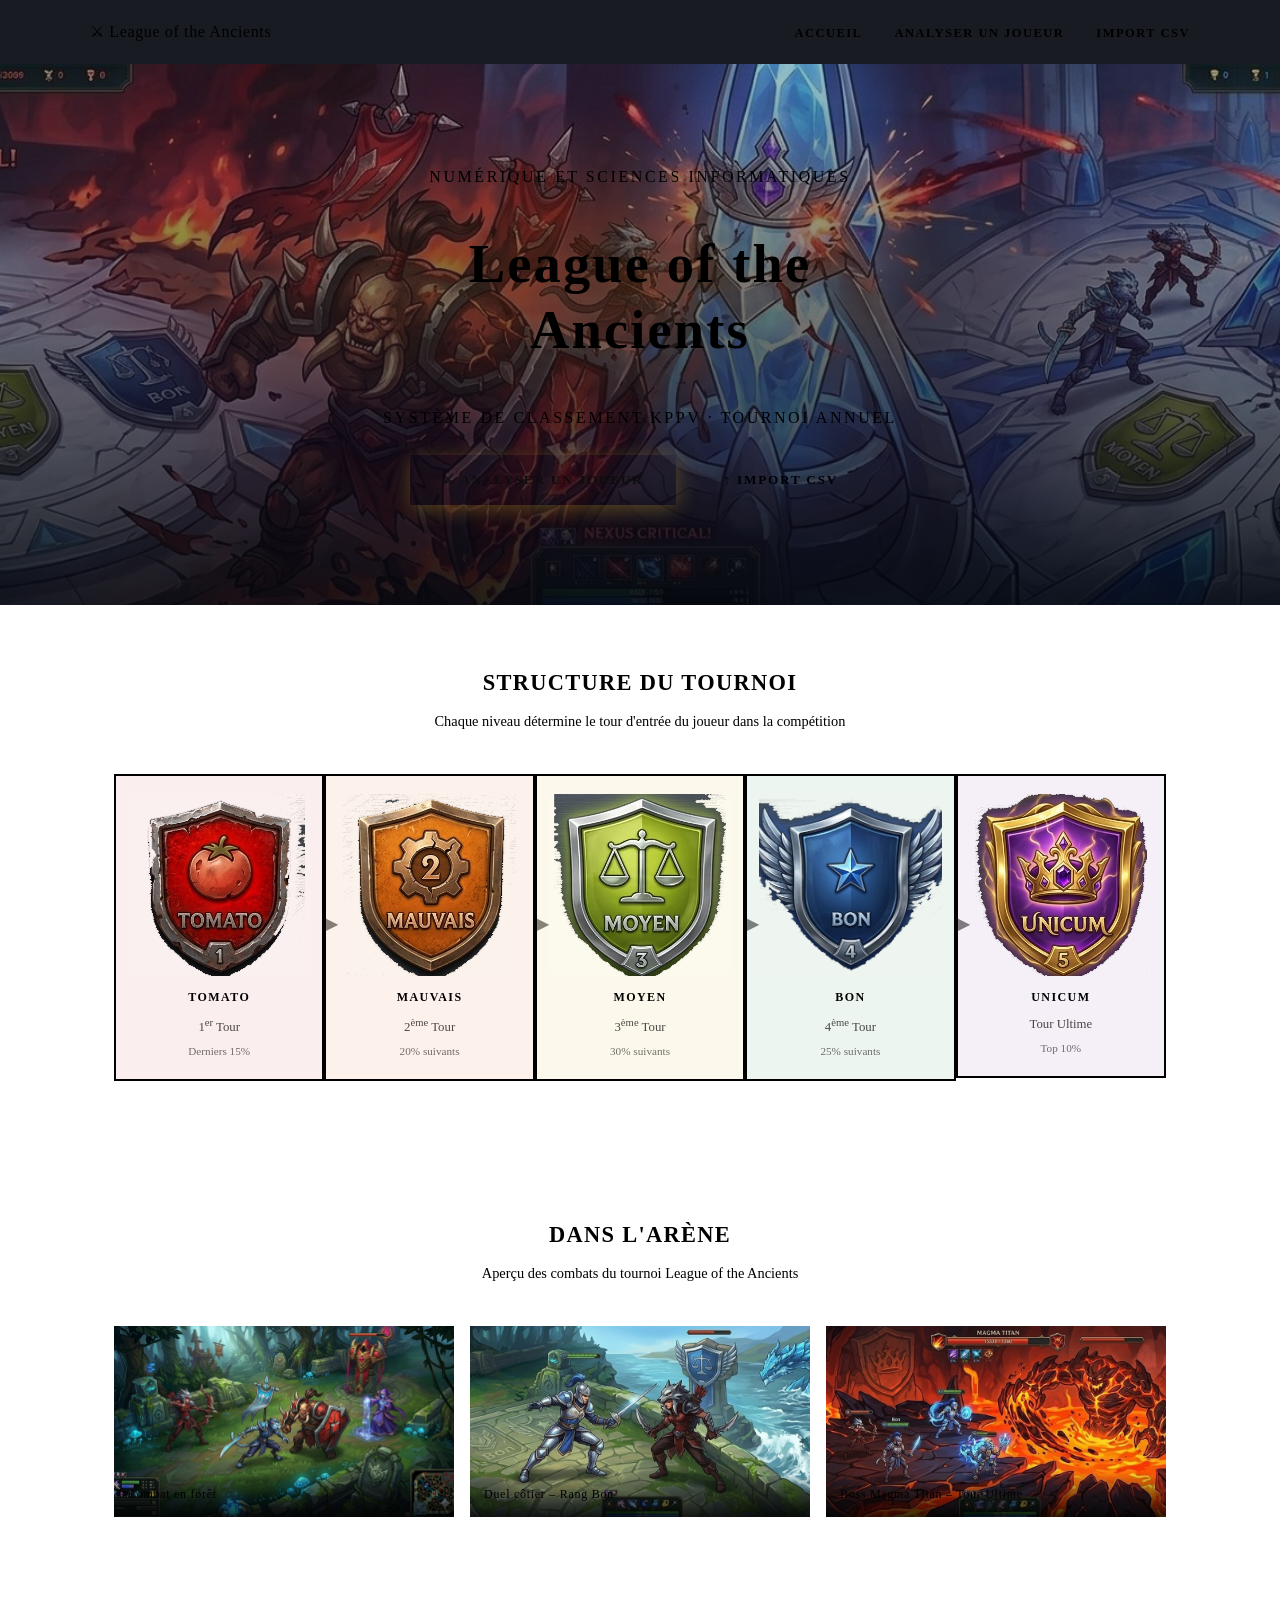
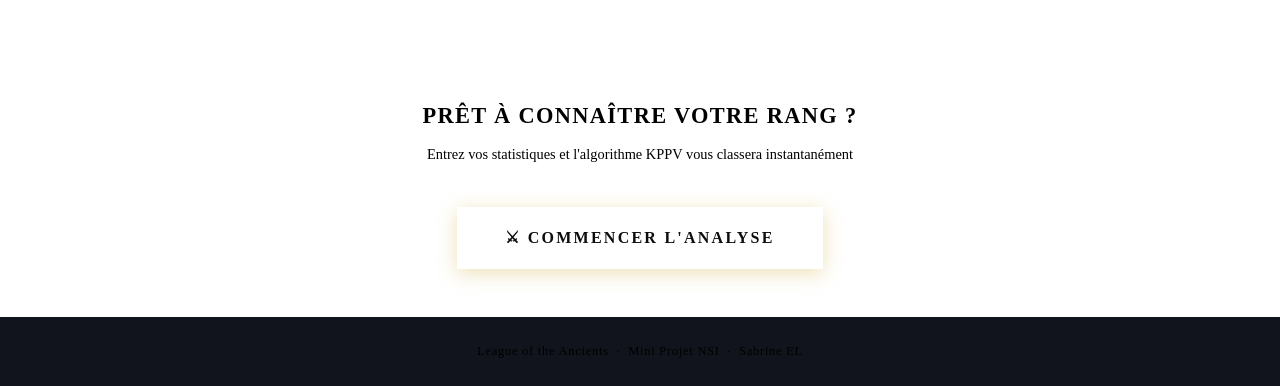
<file: lota-site/index.html>
<!DOCTYPE html>
<html lang="fr">
<head>
  <meta charset="UTF-8">
  <meta name="viewport" content="width=device-width, initial-scale=1.0">
  <title>Accueil – League of the Ancients</title>
  <link rel="stylesheet" href="css/style.css">
  
</head>
<body>
<div class="page-wrapper">
  <nav class="navbar">
    <div class="navbar-inner">
      <a class="navbar-brand animate-glow" href="index.html">⚔ League of the Ancients</a>
      <ul class="navbar-links">
        <li><a href="index.html">Accueil</a></li>
        <li><a href="formulaire.html">Analyser un joueur</a></li>
        <li><a href="upload.html">Import CSV</a></li>
      </ul>
      <button class="nav-toggle" aria-label="Menu"><span></span><span></span><span></span></button>
    </div>
  </nav>
  <div class="container mt-24" id="flash" hidden><ul class="flash-list"><li class="flash-msg error" id="flash-msg"></li></ul></div>
  <main>

<section class="hero">
  <div class="hero-bg hero-bg--home"></div>
  <div class="hero-bg-fallback"></div>
  <div class="hero-content">
    <div class="hero-sub">Numérique et Sciences Informatiques</div>
    <div class="hero-divider"></div>
    <h1 class="hero-title">League of the<br>Ancients</h1>
    <div class="hero-divider"></div>
    <p class="hero-sub hero-sub--mt">Système de classement KPPV · Tournoi annuel</p>
    <div class="hero-cta">
      <a href="formulaire.html" class="btn btn-primary">⚔ Analyser un joueur</a>
      <a href="upload.html"     class="btn btn-secondary">↑ Import CSV</a>
    </div>
  </div>
</section>

<section class="bracket-section">
  <div class="container">
    <h2 class="section-heading">Structure du tournoi</h2>
    <p class="section-sub">Chaque niveau détermine le tour d'entrée du joueur dans la compétition</p>

    <div class="bracket-track">

      <div class="bracket-step animate-fade-up">
        <div class="bracket-node step-tomato">
          <div class="bracket-img-slot">
            <img src="images/tomato.png" alt="Tomato">
          </div>
          <div class="bracket-label bracket-label--tomato">Tomato</div>
          <div class="bracket-tour">1<sup>er</sup> Tour</div>
          <div class="bracket-pct">Derniers 15%</div>
        </div>
      </div>

      <div class="bracket-step animate-fade-up">
        <div class="bracket-node step-mauvais">
          <div class="bracket-img-slot">
            <img src="images/mauvais.png" alt="Mauvais">
          </div>
          <div class="bracket-label bracket-label--mauvais">Mauvais</div>
          <div class="bracket-tour">2<sup>ème</sup> Tour</div>
          <div class="bracket-pct">20% suivants</div>
        </div>
      </div>

      <div class="bracket-step animate-fade-up">
        <div class="bracket-node step-moyen">
          <div class="bracket-img-slot">
            <img src="images/moyen.png" alt="Moyen">
          </div>
          <div class="bracket-label bracket-label--moyen">Moyen</div>
          <div class="bracket-tour">3<sup>ème</sup> Tour</div>
          <div class="bracket-pct">30% suivants</div>
        </div>
      </div>

      <div class="bracket-step animate-fade-up">
        <div class="bracket-node step-bon">
          <div class="bracket-img-slot">
            <img src="images/bon.png" alt="Bon">
          </div>
          <div class="bracket-label bracket-label--bon">Bon</div>
          <div class="bracket-tour">4<sup>ème</sup> Tour</div>
          <div class="bracket-pct">25% suivants</div>
        </div>
      </div>

      <div class="bracket-step animate-fade-up">
        <div class="bracket-node step-unicum">
          <div class="bracket-img-slot">
            <img src="images/unicum.png" alt="Unicum">
          </div>
          <div class="bracket-label bracket-label--unicum">Unicum</div>
          <div class="bracket-tour">Tour Ultime</div>
          <div class="bracket-pct">Top 10%</div>
        </div>
      </div>

    </div>
  </div>
</section>

<section class="gallery-section">
  <div class="container">
    <h2 class="section-heading">Dans l'arène</h2>
    <p class="section-sub">Aperçu des combats du tournoi League of the Ancients</p>
    <div class="gallery-grid">
      <div class="gallery-item">
        <img src="images/game1.jpg" alt="Combat en forêt">
        <div class="gallery-caption">Combat en forêt</div>
      </div>
      <div class="gallery-item">
        <img src="images/game2.jpg" alt="Duel côtier">
        <div class="gallery-caption">Duel côtier – Rang Bon</div>
      </div>
      <div class="gallery-item">
        <img src="images/game3.jpg" alt="Magma Titan">
        <div class="gallery-caption">Boss Magma Titan – Tour Ultime</div>
      </div>
    </div>
  </div>
</section>

<section class="cta-section">
  <div class="container">
    <div class="divider"></div>
    <h2 class="section-heading section-heading--mt">Prêt à connaître votre rang ?</h2>
    <p class="section-sub">Entrez vos statistiques et l'algorithme KPPV vous classera instantanément</p>
    <a href="formulaire.html" class="btn btn-primary btn-lg">
      ⚔ Commencer l'analyse
    </a>
  </div>
</section>

</main>
  <footer><span>League of the Ancients</span> &nbsp;·&nbsp; Mini Projet NSI &nbsp;·&nbsp; Sabrine EL</footer>
</div>
<script src="js/main.js"></script>


</body>
</html>
</file>
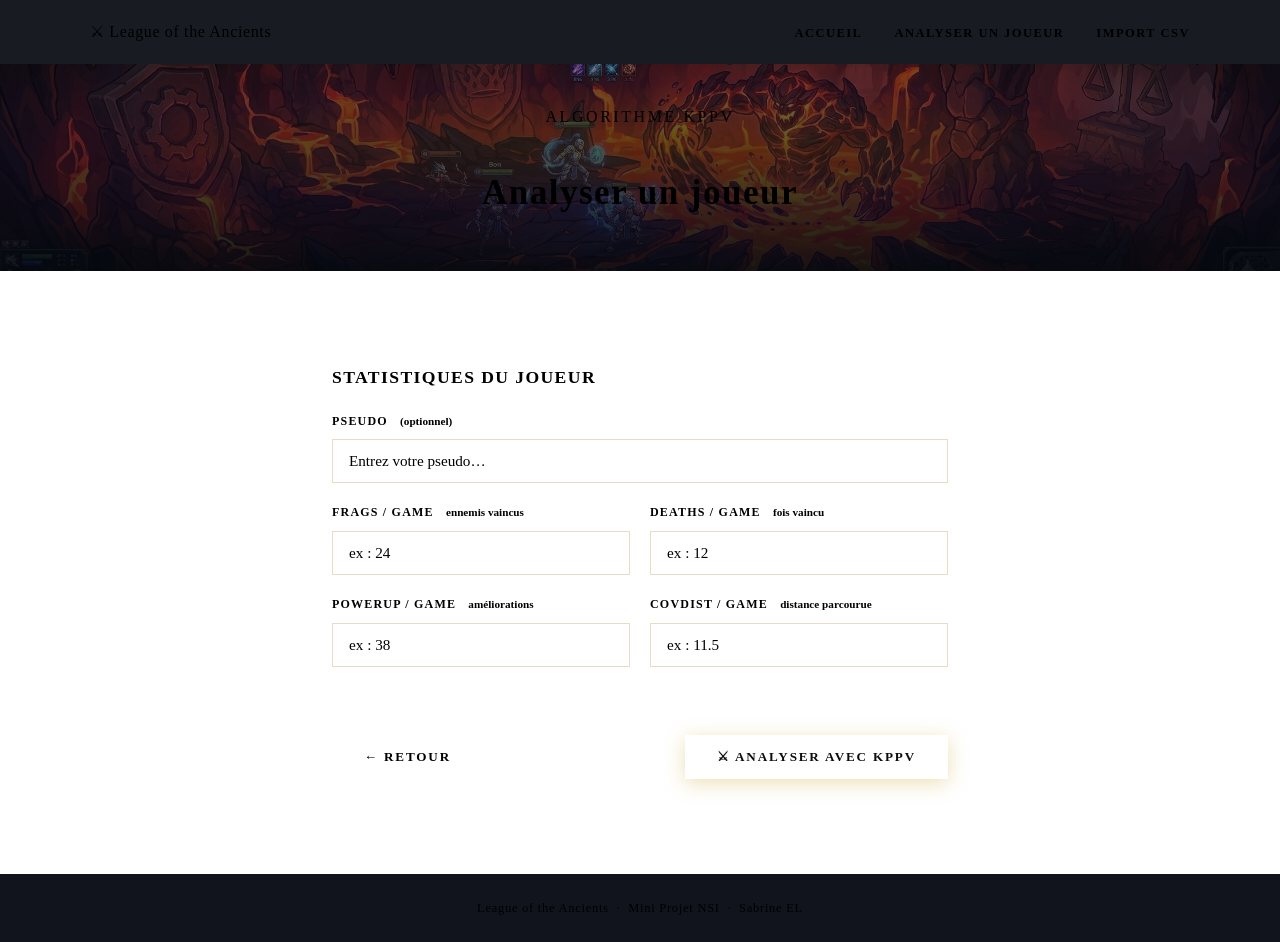
<file: lota-site/formulaire.html>
<!DOCTYPE html>
<html lang="fr">
<head>
  <meta charset="UTF-8">
  <meta name="viewport" content="width=device-width, initial-scale=1.0">
  <title>Analyser un joueur – League of the Ancients</title>
  <link rel="stylesheet" href="css/style.css">
  
</head>
<body>
<div class="page-wrapper">
  <nav class="navbar">
    <div class="navbar-inner">
      <a class="navbar-brand animate-glow" href="index.html">⚔ League of the Ancients</a>
      <ul class="navbar-links">
        <li><a href="index.html">Accueil</a></li>
        <li><a href="formulaire.html">Analyser un joueur</a></li>
        <li><a href="upload.html">Import CSV</a></li>
      </ul>
      <button class="nav-toggle" aria-label="Menu"><span></span><span></span><span></span></button>
    </div>
  </nav>
  <div class="container mt-24" id="flash" hidden><ul class="flash-list"><li class="flash-msg error" id="flash-msg"></li></ul></div>
  <main>

<section class="hero hero--sm">
  <div class="hero-bg hero-bg--formulaire"></div>
  <div class="hero-bg-fallback"></div>
  <div class="hero-content">
    <div class="hero-sub">Algorithme KPPV</div>
    <div class="hero-divider"></div>
    <h1 class="hero-title hero-title--sm">Analyser un joueur</h1>
  </div>
</section>

<section class="form-section">
  <div class="container">
    <div class="form-wrapper">

      <div class="card animate-fade-up">
        <div class="card-title">Statistiques du joueur</div>

        <form action="resultat.html" method="GET">
          <div class="form-grid">

            <div class="form-group full">
              <label for="pseudo">Pseudo <span class="label-hint">(optionnel)</span></label>
              <input type="text" id="pseudo" name="pseudo"
                     placeholder="Entrez votre pseudo…" maxlength="40">
            </div>

            <div class="form-group">
              <label for="frags">Frags / game <span class="label-hint">ennemis vaincus</span></label>
              <input type="number" id="frags" name="frags"
                     placeholder="ex : 24" step="0.1" min="0" max="99" required>
            </div>

            <div class="form-group">
              <label for="death">Deaths / game <span class="label-hint">fois vaincu</span></label>
              <input type="number" id="death" name="death"
                     placeholder="ex : 12" step="0.1" min="0" max="99" required>
            </div>

            <div class="form-group">
              <label for="powerup">PowerUp / game <span class="label-hint">améliorations</span></label>
              <input type="number" id="powerup" name="powerup"
                     placeholder="ex : 38" step="0.1" min="0" max="200" required>
            </div>

            <div class="form-group">
              <label for="covdist">CovDist / game <span class="label-hint">distance parcourue</span></label>
              <input type="number" id="covdist" name="covdist"
                     placeholder="ex : 11.5" step="0.1" min="0" max="50" required>
            </div>

          </div>

          <div class="divider"></div>

          <div class="flex flex-between flex-wrap gap-16">
            <a href="index.html" class="btn btn-secondary">← Retour</a>
            <button type="submit" class="btn btn-primary">⚔ Analyser avec KPPV</button>
          </div>

        </form>
      </div>

    </div>
  </div>
</section>

</main>
  <footer><span>League of the Ancients</span> &nbsp;·&nbsp; Mini Projet NSI &nbsp;·&nbsp; Sabrine EL</footer>
</div>
<script src="js/main.js"></script>


</body>
</html>
</file>
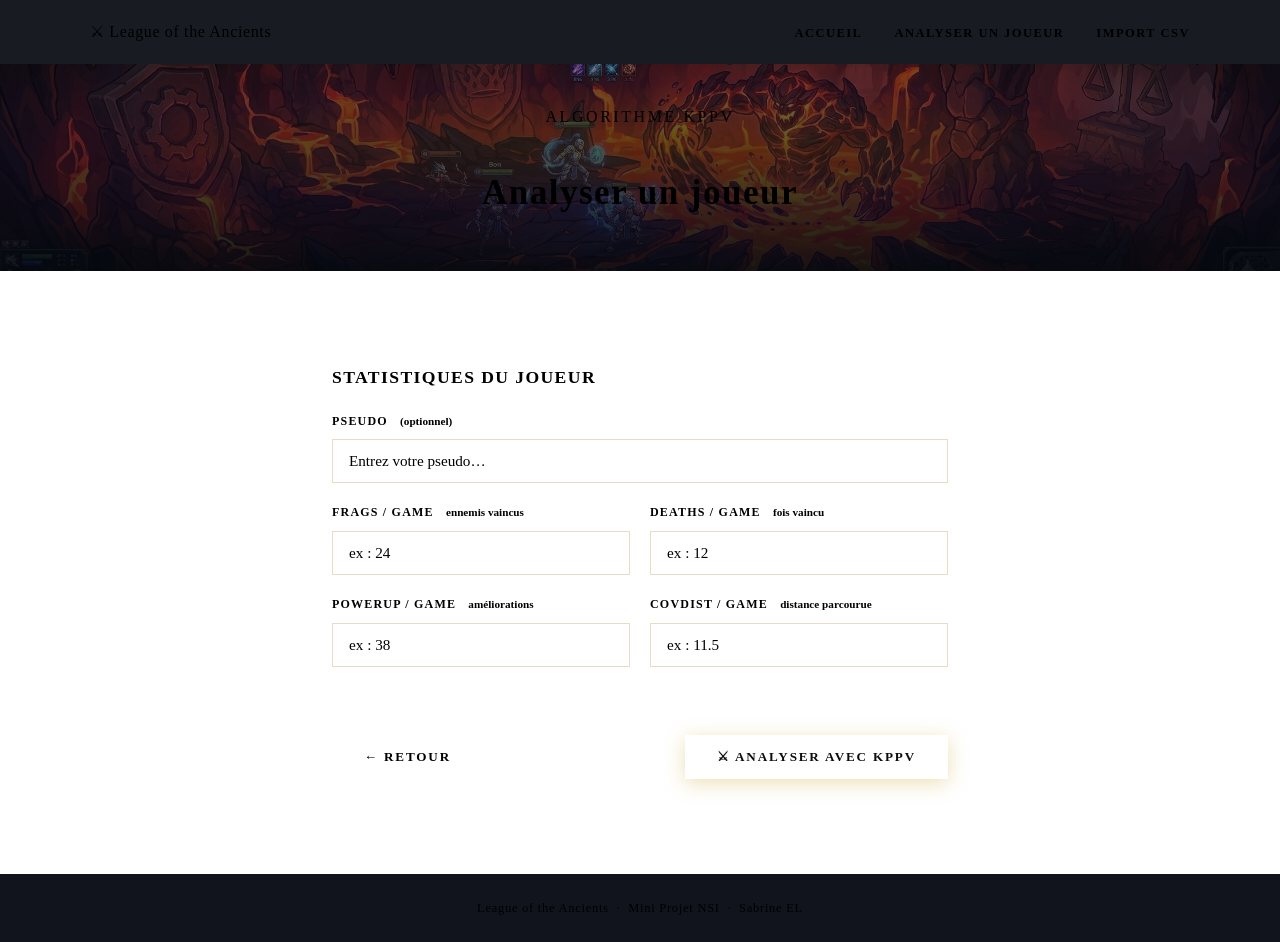
<file: lota-site/resultat.html>
<!DOCTYPE html>
<html lang="fr">
<head>
  <meta charset="UTF-8">
  <meta name="viewport" content="width=device-width, initial-scale=1.0">
  <title>Résultat – League of the Ancients</title>
  <link rel="stylesheet" href="css/style.css">
  <style>:root{--accent-color:#c9a84c;--accent-glow:#c9a84c55;}</style>
</head>
<body>
<div class="page-wrapper">
  <nav class="navbar">
    <div class="navbar-inner">
      <a class="navbar-brand animate-glow" href="index.html">⚔ League of the Ancients</a>
      <ul class="navbar-links">
        <li><a href="index.html">Accueil</a></li>
        <li><a href="formulaire.html">Analyser un joueur</a></li>
        <li><a href="upload.html">Import CSV</a></li>
      </ul>
      <button class="nav-toggle" aria-label="Menu"><span></span><span></span><span></span></button>
    </div>
  </nav>
  <div class="container mt-24" id="flash" hidden><ul class="flash-list"><li class="flash-msg error" id="flash-msg"></li></ul></div>
  <main>

<section class="hero hero--sm">
  <div class="hero-bg hero-bg--resultat"></div>
  <div class="hero-bg-fallback hero-bg-fallback--accent"></div>
  <div class="hero-content">
    <div class="hero-sub">Résultat de l'analyse KPPV</div>
    <div class="hero-divider"></div>
    <h1 class="hero-title hero-title--sm hero-title--accent">
      <span id="r-pseudo"></span>
    </h1>
  </div>
</section>

<section class="result-section">
  <div class="container result-container">

    <div class="result-hero animate-fade-up">
      <div class="result-pseudo">Classification KPPV (k=7)</div>
      <img id="r-img" alt="" class="result-img">
      <div class="result-categorie" id="r-cat"></div>
      <div class="result-tour">Entrée au <strong id="r-tour"></strong></div>

      <div class="tour-pills" id="r-pills"></div>
    </div>

    <div class="stats-grid animate-fade-up" style="animation-delay:.15s">
      <div class="stat-box">
        <div class="stat-val stat-val--accent"><span id="s-frags"></span></div>
        <div class="stat-lbl">Frags / game</div>
      </div>
      <div class="stat-box">
        <div class="stat-val stat-val--accent"><span id="s-death"></span></div>
        <div class="stat-lbl">Deaths / game</div>
      </div>
      <div class="stat-box">
        <div class="stat-val stat-val--accent"><span id="s-powerup"></span></div>
        <div class="stat-lbl">PowerUp / game</div>
      </div>
      <div class="stat-box">
        <div class="stat-val stat-val--accent"><span id="s-covdist"></span></div>
        <div class="stat-lbl">CovDist / game</div>
      </div>
    </div>

    <div class="result-actions animate-fade-up" style="animation-delay:.3s">
      <a href="formulaire.html" class="btn btn-secondary">← Nouvelle analyse</a>
      <a href="index.html" class="btn btn-secondary">🏠 Accueil</a>
    </div>

  </div>
</section>

</main>
  <footer><span>League of the Ancients</span> &nbsp;·&nbsp; Mini Projet NSI &nbsp;·&nbsp; Sabrine EL</footer>
</div>
<script src="js/main.js"></script>
<script src='js/data.js'></script><script src='js/kppv.js'></script>
<script>
(function(){
  const q = new URLSearchParams(location.search);
  const p = { pseudo: (q.get('pseudo')||'').trim() || 'Joueur Anonyme' };
  for (const f of FEATURES) p[f] = parseFloat(q.get(f));
  if (FEATURES.some(f => isNaN(p[f]))) { location.replace('formulaire.html'); return; }
  const r = kppv(p, 7), col = COLOR_MAP[r.categorie];
  document.title = 'Résultat – ' + p.pseudo + ' – League of the Ancients';
  document.documentElement.style.setProperty('--accent-color', col);
  document.documentElement.style.setProperty('--accent-glow', col + '55');
  document.getElementById('r-pseudo').textContent = p.pseudo;
  const img = document.getElementById('r-img'); img.src = 'images/' + r.categorie.toLowerCase() + '.png'; img.alt = r.categorie;
  document.getElementById('r-cat').textContent = r.categorie;
  document.getElementById('r-tour').textContent = r.tour;
  FEATURES.forEach(f => document.getElementById('s-' + f).textContent = p[f]);
  document.getElementById('r-pills').innerHTML = Object.keys(TOUR_MAP).map(c => {
    const on = c === r.categorie, v = 'var(--' + c.toLowerCase() + ')';
    return `<div class="tour-pill tour-pill--${c.toLowerCase()} ${on?'tour-pill--active':''}" style="border-color:${v};color:${v};${on?`background:${v}33;box-shadow:0 0 12px ${v}55;`:''}">${c}${on?'<br><span class="tour-pill-you">◀ vous</span>':''}</div>`;
  }).join('');
})();
</script>
</body>
</html>
</file>
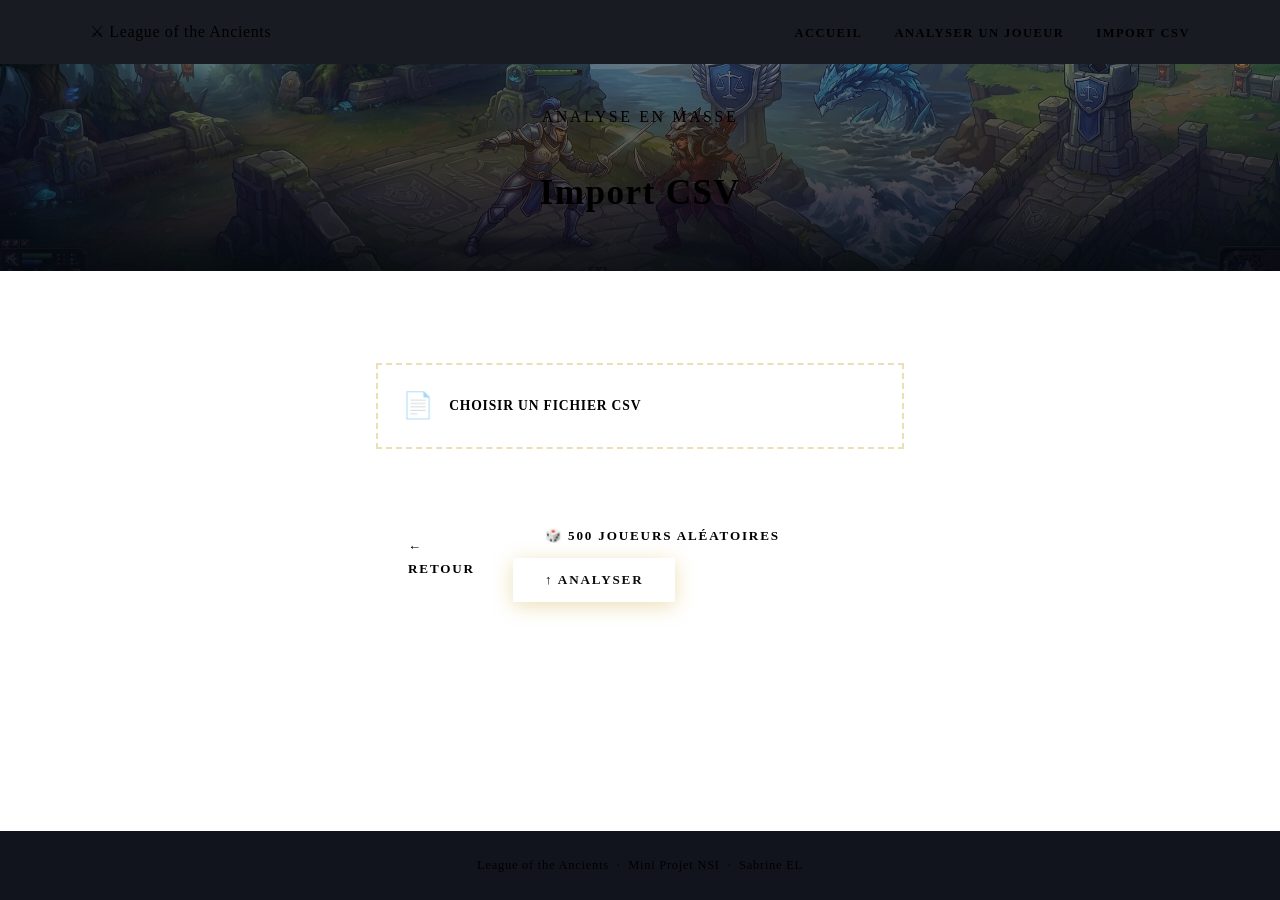
<file: lota-site/resultats.html>
<!DOCTYPE html>
<html lang="fr">
<head>
  <meta charset="UTF-8">
  <meta name="viewport" content="width=device-width, initial-scale=1.0">
  <title>Résultats CSV – League of the Ancients</title>
  <link rel="stylesheet" href="css/style.css">
  
</head>
<body>
<div class="page-wrapper">
  <nav class="navbar">
    <div class="navbar-inner">
      <a class="navbar-brand animate-glow" href="index.html">⚔ League of the Ancients</a>
      <ul class="navbar-links">
        <li><a href="index.html">Accueil</a></li>
        <li><a href="formulaire.html">Analyser un joueur</a></li>
        <li><a href="upload.html">Import CSV</a></li>
      </ul>
      <button class="nav-toggle" aria-label="Menu"><span></span><span></span><span></span></button>
    </div>
  </nav>
  <div class="container mt-24" id="flash" hidden><ul class="flash-list"><li class="flash-msg error" id="flash-msg"></li></ul></div>
  <main>

<section class="hero hero--sm">
  <div class="hero-bg hero-bg--results"></div>
  <div class="hero-bg-fallback"></div>
  <div class="hero-content">
    <div class="hero-sub">Analyse terminée</div>
    <div class="hero-divider"></div>
    <h1 class="hero-title hero-title--sm">
      <span id="total">0</span>
    </h1>
  </div>
</section>

<section class="results-section">
  <div class="container">

        <div class="tour-bar animate-fade-up" id="tour-bar"></div>

    <div class="flex flex-between flex-wrap gap-16 mb-24 animate-fade-up" style="animation-delay:.1s">
      <a href="#" class="btn btn-primary btn-sm dl-csv">
        ↓ Télécharger le CSV résultat
      </a>
      <div class="search-wrap">
        <input type="text" id="table-search" placeholder="Rechercher un pseudo…" class="search-input">
        <span class="search-icon">🔍</span>
      </div>
    </div>

    <div class="card animate-fade-up card--flush" style="animation-delay:.2s">
      <div class="results-table-wrap">
        <table class="results-table">
          <thead>
            <tr>
              <th>#</th><th>Pseudo</th><th>Frags</th><th>Deaths</th>
              <th>PowerUp</th><th>CovDist</th><th>Niveau</th><th>Tour d'entrée</th>
            </tr>
          </thead>
          <tbody id="tbody"></tbody>
        </table>
      </div>
    </div>

    <div class="flex flex-between flex-wrap gap-16 mt-24">
      <a href="upload.html" class="btn btn-secondary">← Nouveau fichier</a>
      <a href="#" class="btn btn-primary dl-csv">↓ Télécharger les résultats CSV</a>
    </div>

  </div>
</section>

</main>
  <footer><span>League of the Ancients</span> &nbsp;·&nbsp; Mini Projet NSI &nbsp;·&nbsp; Sabrine EL</footer>
</div>
<script src="js/main.js"></script>
<script src='js/data.js'></script><script src='js/kppv.js'></script>
<script>
(function(){
  let results = [];
  try { results = JSON.parse(sessionStorage.getItem('lota-results') || '[]'); } catch(e){}
  if (!results.length) { location.replace('upload.html'); return; }
  const n = results.length;
  document.getElementById('total').textContent = n + ' participant' + (n>1?'s':'') + ' classé' + (n>1?'s':'');
  const counts = {}; results.forEach(r => counts[r.niveau] = (counts[r.niveau]||0)+1);
  document.getElementById('tour-bar').innerHTML = Object.keys(TOUR_MAP).map(c =>
    `<div class="tour-bar-item tour-bar-item--${c.toLowerCase()}" style="color:var(--${c.toLowerCase()})">
      <img src="images/${c.toLowerCase()}.png" alt="${c}" class="tour-bar-img">
      <div class="tour-bar-count">${counts[c]||0}</div><div class="tour-bar-cat">${c}</div><div class="tour-bar-name">${TOUR_MAP[c]}</div></div>`).join('');
  document.getElementById('tbody').innerHTML = results.map((r,i) =>
    `<tr><td class="td-index">${i+1}</td><td class="td-pseudo">${esc(r.pseudo)}</td><td>${r.frags}</td><td>${r.death}</td><td>${r.powerup}</td><td>${r.covdist}</td>
     <td><span class="badge badge-${r.niveau}">${r.niveau}</span></td><td class="td-tour" style="color:${r.color}">${r.tour}</td></tr>`).join('');
  document.querySelectorAll('.dl-csv').forEach(a => a.addEventListener('click', e => {
    e.preventDefault();
    const url = URL.createObjectURL(new Blob([resultsToCSV(results)], {type:'text/csv;charset=utf-8'}));
    const l = document.createElement('a'); l.href = url; l.download = 'resultats_lota.csv'; l.click(); URL.revokeObjectURL(url);
  }));
  const s = document.getElementById('table-search');
  s.addEventListener('input', () => { const q = s.value.toLowerCase();
    document.querySelectorAll('#tbody tr').forEach(r => r.style.display = r.textContent.toLowerCase().includes(q) ? '' : 'none'); });
})();
</script>
</body>
</html>
</file>
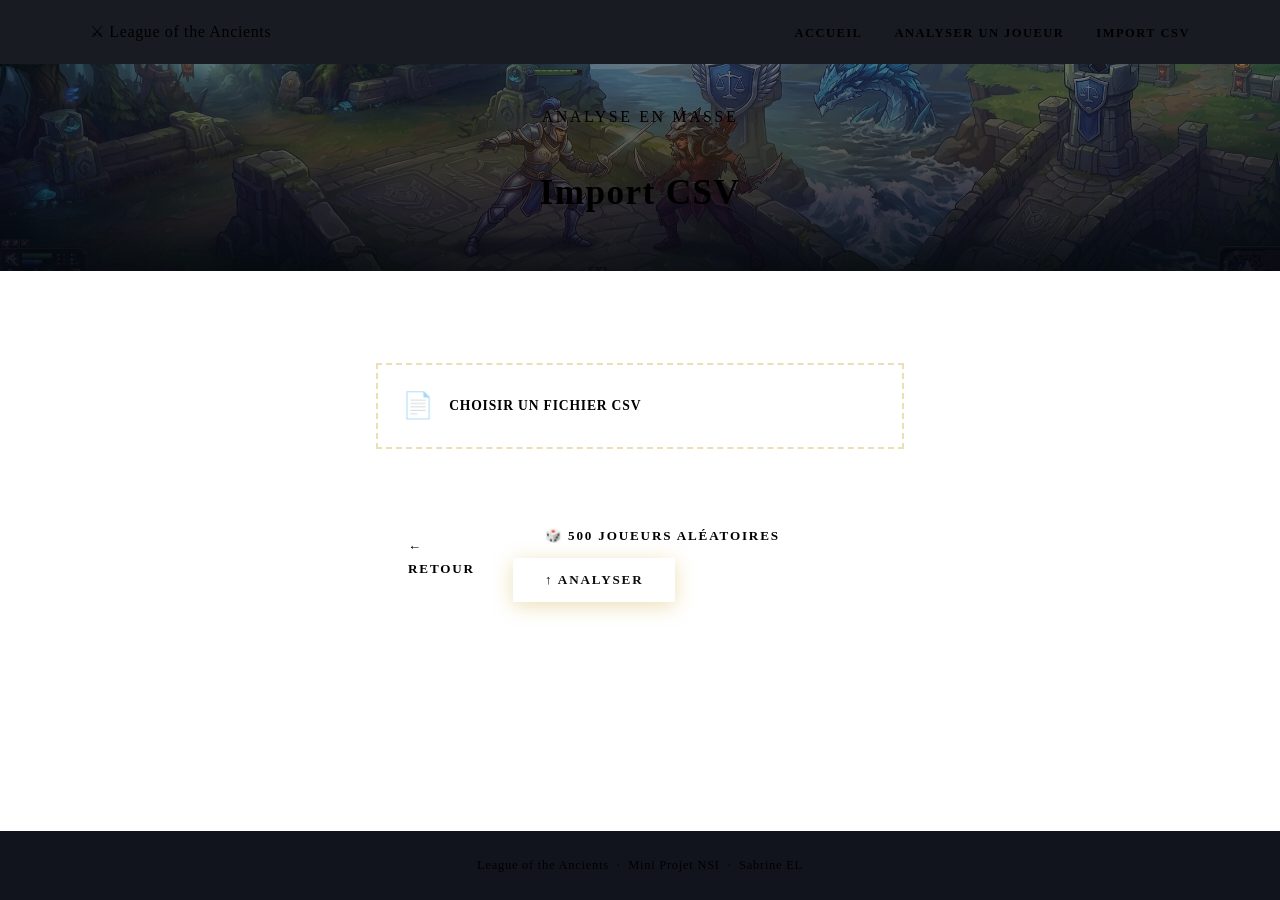
<file: lota-site/upload.html>
<!DOCTYPE html>
<html lang="fr">
<head>
  <meta charset="UTF-8">
  <meta name="viewport" content="width=device-width, initial-scale=1.0">
  <title>Import CSV – League of the Ancients</title>
  <link rel="stylesheet" href="css/style.css">
  
</head>
<body>
<div class="page-wrapper">
  <nav class="navbar">
    <div class="navbar-inner">
      <a class="navbar-brand animate-glow" href="index.html">⚔ League of the Ancients</a>
      <ul class="navbar-links">
        <li><a href="index.html">Accueil</a></li>
        <li><a href="formulaire.html">Analyser un joueur</a></li>
        <li><a href="upload.html">Import CSV</a></li>
      </ul>
      <button class="nav-toggle" aria-label="Menu"><span></span><span></span><span></span></button>
    </div>
  </nav>
  <div class="container mt-24" id="flash" hidden><ul class="flash-list"><li class="flash-msg error" id="flash-msg"></li></ul></div>
  <main>

<section class="hero hero--sm">
  <div class="hero-bg hero-bg--upload"></div>
  <div class="hero-bg-fallback"></div>
  <div class="hero-content">
    <div class="hero-sub">Analyse en masse</div>
    <div class="hero-divider"></div>
    <h1 class="hero-title hero-title--sm">Import CSV</h1>
  </div>
</section>

<section class="upload-section">
  <div class="container upload-container">
    <div class="card animate-fade-up">

      <form id="upload-form">
        <div class="upload-zone" id="upload-zone">
          <input type="file" id="csv_file" name="csv_file" accept=".csv">
          <label for="csv_file" class="upload-label">
            <span class="upload-icon">📄</span>
            <span id="upload-filename">Choisir un fichier CSV</span>
          </label>
        </div>
      </form>

      <div class="divider"></div>

      <div class="flex flex-between flex-wrap gap-16">
        <a href="index.html" class="btn btn-secondary">← Retour</a>
        <div class="flex gap-16 flex-wrap">
          <button type="button" id="gen-btn" class="btn btn-secondary">🎲 500 joueurs aléatoires</button>
          <button type="submit" form="upload-form" class="btn btn-primary">↑ Analyser</button>
        </div>
      </div>

    </div>
  </div>
</section>



</main>
  <footer><span>League of the Ancients</span> &nbsp;·&nbsp; Mini Projet NSI &nbsp;·&nbsp; Sabrine EL</footer>
</div>
<script src="js/main.js"></script>
<script src='js/data.js'></script><script src='js/kppv.js'></script>

<script>
  const zone  = document.getElementById('upload-zone');
  const input = document.getElementById('csv_file');
  const label = document.getElementById('upload-filename');

  input.addEventListener('change', () => {
    label.textContent = input.files[0]?.name || 'Choisir un fichier CSV';
  });
  zone.addEventListener('dragover',  e => { e.preventDefault(); zone.classList.add('drag-over'); });
  zone.addEventListener('dragleave', () => zone.classList.remove('drag-over'));
  zone.addEventListener('drop', e => {
    e.preventDefault();
    zone.classList.remove('drag-over');
    if (e.dataTransfer.files[0]) {
      const dt = new DataTransfer();
      dt.items.add(e.dataTransfer.files[0]);
      input.files = dt.files;
      label.textContent = e.dataTransfer.files[0].name;
    }
  });

  function flash(m){const f=document.getElementById('flash');document.getElementById('flash-msg').textContent=m;f.hidden=false;}
  function go(results){sessionStorage.setItem('lota-results',JSON.stringify(results));location.href='resultats.html';}
  document.getElementById('upload-form').addEventListener('submit', async e => {
    e.preventDefault();
    const f = input.files[0];
    if (!f) return flash('Aucun fichier sélectionné.');
    try { go(classifyBatch(parseParticipants(await f.text()))); }
    catch (err) { flash('Erreur lors de la lecture du fichier : ' + err.message); }
  });
  document.getElementById('gen-btn').addEventListener('click', () => go(classifyBatch(generateTournament(500))));
</script>

</body>
</html>
</file>
<file: lota-site/css/style.css>
/* ═══════════════════════════════════════════════════════════════
   League of the Ancients  –  style.css
   Dark Tournament Fantasy Theme
   ═══════════════════════════════════════════════════════════════ */

@import url('https://fonts.googleapis.com/css2?family=Cinzel+Decorative:wght@700;900&family=Cinzel:wght@400;600;700&family=Raleway:wght@300;400;500;600&display=swap');900&family=Cinzel:wght@400;600;700&family=Raleway:wght@300;400;500;600&display=swap');

/* ── Variables ────────────────────────────────────────────────── */
:root {
  --bg-dark:      #050810;
  --bg-card:      #0d1120;
  --border:       rgba(180,140,60,0.35);
  --gold:         #c9a227;
  --gold-light:   #f0d060;
  --gold-glow:    rgba(201,162,39,0.6);
  --text:         #d4cfc5;
  --text-dim:     #7a7570;
  --tomato:       #c0392b;
  --mauvais:      #d35400;
  --moyen:        #d4ac0d;
  --bon:          #1e8449;
  --unicum:       #7d3c98;
  --white:        #f0ece4;
  --font-title:   'Cinzel Decorative', serif;
  --font-heading: 'Cinzel', serif;
  --font-body:    'Raleway', sans-serif;
  --radius:       6px;
  --shadow:       0 8px 32px rgba(0,0,0,0.6);
}

/* ── Reset ────────────────────────────────────────────────────── */
*, *::before, *::after { box-sizing: border-box; margin: 0; padding: 0; }
html { scroll-behavior: smooth; }

body {
  background-color: var(--bg-dark);
  color: var(--text);
  font-family: var(--font-body);
  font-weight: 400;
  line-height: 1.65;
  min-height: 100vh;
  overflow-x: hidden;
}

/* Stars background */
body::before {
  content: '';
  position: fixed;
  inset: 0;
  background-image:
    radial-gradient(1px 1px at 10% 20%, rgba(255,255,255,0.3) 0%, transparent 100%),
    radial-gradient(1px 1px at 30% 60%, rgba(255,255,255,0.2) 0%, transparent 100%),
    radial-gradient(1px 1px at 55% 15%, rgba(255,255,255,0.25) 0%, transparent 100%),
    radial-gradient(1px 1px at 80% 75%, rgba(255,255,255,0.2) 0%, transparent 100%),
    radial-gradient(1px 1px at 90% 30%, rgba(255,255,255,0.3) 0%, transparent 100%),
    radial-gradient(1px 1px at 15% 85%, rgba(255,255,255,0.15) 0%, transparent 100%),
    radial-gradient(1px 1px at 65% 90%, rgba(255,255,255,0.2) 0%, transparent 100%);
  pointer-events: none;
  z-index: 0;
}

/* ── Layout ───────────────────────────────────────────────────── */
.page-wrapper {
  position: relative;
  z-index: 1;
  min-height: 100vh;
  display: flex;
  flex-direction: column;
}
main { flex: 1; }
.container {
  width: 100%;
  max-width: 1100px;
  margin: 0 auto;
  padding: 0 24px;
}

/* ── Navigation ───────────────────────────────────────────────── */
.navbar {
  position: sticky;
  top: 0;
  z-index: 100;
  background: rgba(5,8,16,0.92);
  border-bottom: 1px solid var(--border);
  backdrop-filter: blur(12px);
  padding: 0 32px;
}
.navbar-inner {
  max-width: 1100px;
  margin: 0 auto;
  display: flex;
  align-items: center;
  justify-content: space-between;
  height: 64px;
}
.navbar-brand {
  font-family: var(--font-title);
  font-size: 1rem;
  color: var(--gold);
  text-decoration: none;
  letter-spacing: 0.04em;
  text-shadow: 0 0 14px var(--gold-glow);
  white-space: nowrap;
}
.navbar-links {
  display: flex;
  gap: 32px;
  list-style: none;
}
.navbar-links a {
  font-family: var(--font-heading);
  font-size: 0.78rem;
  font-weight: 600;
  color: var(--text-dim);
  text-decoration: none;
  letter-spacing: 0.12em;
  text-transform: uppercase;
  transition: color 0.2s, text-shadow 0.2s;
}
.navbar-links a:hover,
.navbar-links a.active {
  color: var(--gold-light);
  text-shadow: 0 0 10px var(--gold-glow);
}

/* Hamburger */
.nav-toggle { display: none; background: none; border: none; cursor: pointer; }
.nav-toggle span {
  display: block; width: 24px; height: 2px;
  background: var(--gold); margin: 5px 0;
  transition: 0.3s;
}

/* ── Hero / Banner ────────────────────────────────────────────── */
.hero {
  position: relative;
  min-height: 500px;
  display: flex;
  align-items: center;
  justify-content: center;
  text-align: center;
  overflow: hidden;
  padding: 100px 24px;
}
.hero-bg {
  position: absolute;
  inset: 0;
}
.hero-bg-fallback {
  position: absolute;
  inset: 0;
  background: radial-gradient(ellipse 80% 60% at 50% 40%,
    rgba(120,80,20,0.25) 0%,
    rgba(60,20,80,0.15) 50%,
    transparent 100%);
}
.hero-content { position: relative; z-index: 2; }
.hero-title {
  font-family: var(--font-title);
  font-size: clamp(1.8rem, 5vw, 3.4rem);
  color: var(--gold-light);
  text-shadow: 0 0 30px var(--gold-glow), 0 4px 16px rgba(0,0,0,0.8);
  letter-spacing: 0.04em;
  margin-bottom: 16px;
  line-height: 1.2;
}
.hero-sub {
  font-family: var(--font-heading);
  font-size: 1rem;
  color: var(--text);
  letter-spacing: 0.16em;
  text-transform: uppercase;
  opacity: 0.8;
}
.hero-divider {
  width: 120px;
  height: 2px;
  background: linear-gradient(90deg, transparent, var(--gold), transparent);
  margin: 20px auto;
}

/* ── Cards ────────────────────────────────────────────────────── */
.card {
  background: var(--bg-card);
  border: 1px solid var(--border);
  border-radius: var(--radius);
  padding: 32px;
  box-shadow: var(--shadow);
  position: relative;
  overflow: hidden;
}
.card::before {
  content: '';
  position: absolute;
  top: 0; left: 0; right: 0;
  height: 2px;
  background: linear-gradient(90deg, transparent, var(--gold), transparent);
}
.card-title {
  font-family: var(--font-heading);
  font-size: 1.1rem;
  font-weight: 700;
  color: var(--gold-light);
  letter-spacing: 0.08em;
  text-transform: uppercase;
  margin-bottom: 20px;
}

/* ── Section Headings ─────────────────────────────────────────── */
.section-heading {
  font-family: var(--font-heading);
  font-size: 1.4rem;
  font-weight: 700;
  color: var(--gold-light);
  letter-spacing: 0.06em;
  text-transform: uppercase;
  text-align: center;
  margin-bottom: 8px;
}
.section-sub {
  text-align: center;
  color: var(--text-dim);
  font-size: 0.9rem;
  margin-bottom: 40px;
}

/* ── Tournament Bracket ───────────────────────────────────────── */
.bracket-section { padding: 60px 24px; }
.bracket-track {
  display: flex;
  gap: 0;
  align-items: stretch;
  overflow-x: auto;
  padding-bottom: 16px;
}
.bracket-step {
  flex: 1;
  min-width: 160px;
  display: flex;
  flex-direction: column;
  align-items: center;
  position: relative;
}
.bracket-step:not(:last-child)::after {
  content: '▶';
  position: absolute;
  right: -14px;
  top: 50%;
  transform: translateY(-60%);
  color: var(--gold);
  font-size: 1rem;
  opacity: 0.5;
  z-index: 2;
}
.bracket-node {
  width: 100%;
  border: 2px solid;
  border-radius: var(--radius);
  padding: 18px 12px;
  text-align: center;
  position: relative;
  transition: transform 0.2s, box-shadow 0.2s;
  cursor: default;
}
.bracket-node:hover {
  transform: translateY(-4px);
  box-shadow: 0 12px 32px rgba(0,0,0,0.5);
}
.bracket-img-slot {
  width: 100%;
  aspect-ratio: 1;
  border-radius: 4px;
  overflow: hidden;
  margin-bottom: 12px;
  background: rgba(255,255,255,0.05);
  display: flex;
  align-items: center;
  justify-content: center;
}
.bracket-img-slot img {
  width: 100%;
  height: 100%;
  object-fit: cover;
}
.bracket-label {
  font-family: var(--font-heading);
  font-size: 0.75rem;
  font-weight: 700;
  letter-spacing: 0.12em;
  text-transform: uppercase;
  margin-bottom: 6px;
}
.bracket-tour {
  font-family: var(--font-heading);
  font-size: 0.8rem;
  opacity: 0.7;
  margin-top: 6px;
}
.bracket-pct {
  font-size: 0.7rem;
  opacity: 0.55;
  margin-top: 4px;
}

.step-tomato  { border-color: var(--tomato);  color: var(--tomato);  background: rgba(192,57,43,0.08);  }
.step-mauvais { border-color: var(--mauvais); color: var(--mauvais); background: rgba(211,84,0,0.08);   }
.step-moyen   { border-color: var(--moyen);   color: var(--moyen);   background: rgba(212,172,13,0.08); }
.step-bon     { border-color: var(--bon);     color: var(--bon);     background: rgba(30,132,73,0.08);  }
.step-unicum  { border-color: var(--unicum);  color: var(--unicum);  background: rgba(125,60,152,0.08); }

/* ── Form ─────────────────────────────────────────────────────── */
.form-section { padding: 60px 24px; }
.form-grid {
  display: grid;
  grid-template-columns: 1fr 1fr;
  gap: 20px;
}
.form-group { display: flex; flex-direction: column; gap: 8px; }
.form-group.full { grid-column: 1/-1; }

label {
  font-family: var(--font-heading);
  font-size: 0.75rem;
  font-weight: 600;
  color: var(--gold);
  letter-spacing: 0.1em;
  text-transform: uppercase;
}
label .label-hint {
  font-family: var(--font-body);
  font-size: 0.7rem;
  color: var(--text-dim);
  text-transform: none;
  letter-spacing: 0;
  margin-left: 8px;
}
input[type="text"],
input[type="number"] {
  background: rgba(255,255,255,0.04);
  border: 1px solid rgba(180,140,60,0.3);
  border-radius: var(--radius);
  padding: 12px 16px;
  color: var(--white);
  font-family: var(--font-body);
  font-size: 0.95rem;
  outline: none;
  transition: border-color 0.2s, box-shadow 0.2s;
}
input[type="text"]:focus,
input[type="number"]:focus {
  border-color: var(--gold);
  box-shadow: 0 0 0 3px rgba(201,162,39,0.15);
}
input::placeholder { color: var(--text-dim); }

/* ── Buttons ──────────────────────────────────────────────────── */
.btn {
  display: inline-flex;
  align-items: center;
  gap: 10px;
  padding: 14px 32px;
  font-family: var(--font-heading);
  font-size: 0.82rem;
  font-weight: 700;
  letter-spacing: 0.14em;
  text-transform: uppercase;
  text-decoration: none;
  border: none;
  border-radius: var(--radius);
  cursor: pointer;
  transition: all 0.2s;
  position: relative;
  overflow: hidden;
}
.btn::after {
  content: '';
  position: absolute;
  inset: 0;
  background: rgba(255,255,255,0);
  transition: background 0.2s;
}
.btn:hover::after { background: rgba(255,255,255,0.06); }
.btn:active { transform: translateY(1px); }

.btn-primary {
  background: linear-gradient(135deg, #7a5c10, var(--gold));
  color: #0d0d0d;
  box-shadow: 0 4px 20px rgba(201,162,39,0.35);
}
.btn-primary:hover { box-shadow: 0 6px 28px rgba(201,162,39,0.55); }

.btn-secondary {
  background: transparent;
  color: var(--gold);
  border: 1px solid var(--gold);
}
.btn-secondary:hover { background: rgba(201,162,39,0.08); }

.btn-sm { padding: 9px 20px; font-size: 0.75rem; }

/* ── Result Page ──────────────────────────────────────────────── */
.result-section { padding: 60px 24px; }
.result-hero {
  text-align: center;
  padding: 48px 32px;
  background: var(--bg-card);
  border: 1px solid var(--border);
  border-radius: var(--radius);
  box-shadow: var(--shadow);
  margin-bottom: 32px;
  position: relative;
  overflow: hidden;
}
.result-hero::before {
  content: '';
  position: absolute; inset: 0;
  background: radial-gradient(ellipse 60% 50% at 50% 30%, var(--accent-glow, rgba(201,162,39,0.12)), transparent);
}
.result-pseudo {
  font-family: var(--font-heading);
  font-size: 0.9rem;
  letter-spacing: 0.2em;
  text-transform: uppercase;
  color: var(--text-dim);
  margin-bottom: 8px;
}
.result-categorie {
  font-family: var(--font-title);
  font-size: clamp(2rem, 6vw, 3.5rem);
  color: var(--accent-color, var(--gold-light));
  text-shadow: 0 0 24px var(--accent-glow, var(--gold-glow));
  margin-bottom: 12px;
  position: relative;
  z-index: 1;
}
.result-tour {
  font-family: var(--font-heading);
  font-size: 1.05rem;
  color: var(--white);
  letter-spacing: 0.1em;
  text-transform: uppercase;
  position: relative;
  z-index: 1;
}

.stats-grid {
  display: grid;
  grid-template-columns: repeat(4, 1fr);
  gap: 12px;
  margin-bottom: 24px;
}
.stat-box {
  background: var(--bg-card);
  border: 1px solid var(--border);
  border-radius: var(--radius);
  padding: 16px;
  text-align: center;
}
.stat-val {
  font-family: var(--font-title);
  font-size: 1.5rem;
  color: var(--gold-light);
}
.stat-lbl {
  font-size: 0.7rem;
  color: var(--text-dim);
  letter-spacing: 0.1em;
  text-transform: uppercase;
  margin-top: 4px;
}

/* Neighbours table */
.neighbours-table {
  width: 100%;
  border-collapse: collapse;
  font-size: 0.85rem;
}
.neighbours-table th {
  font-family: var(--font-heading);
  font-size: 0.7rem;
  letter-spacing: 0.1em;
  text-transform: uppercase;
  color: var(--gold);
  border-bottom: 1px solid var(--border);
  padding: 10px 12px;
  text-align: left;
}
.neighbours-table td {
  padding: 10px 12px;
  border-bottom: 1px solid rgba(180,140,60,0.1);
  color: var(--text);
}
.neighbours-table tr:last-child td { border-bottom: none; }

/* Category badge */
.badge {
  display: inline-block;
  padding: 3px 10px;
  border-radius: 20px;
  font-family: var(--font-heading);
  font-size: 0.7rem;
  font-weight: 700;
  letter-spacing: 0.08em;
  text-transform: uppercase;
  border: 1px solid currentColor;
}
.badge-Unicum  { color: var(--unicum);  background: rgba(125,60,152,0.15); }
.badge-Bon     { color: var(--bon);     background: rgba(30,132,73,0.15);  }
.badge-Moyen   { color: var(--moyen);   background: rgba(212,172,13,0.15); }
.badge-Mauvais { color: var(--mauvais); background: rgba(211,84,0,0.15);   }
.badge-Tomato  { color: var(--tomato);  background: rgba(192,57,43,0.15);  }

/* Votes bar */
.votes-bar-wrap { margin-bottom: 6px; }
.votes-bar-label {
  display: flex;
  justify-content: space-between;
  font-size: 0.75rem;
  color: var(--text-dim);
  margin-bottom: 4px;
}
.votes-bar-outer {
  height: 8px;
  background: rgba(255,255,255,0.06);
  border-radius: 4px;
  overflow: hidden;
}
.votes-bar-inner {
  height: 100%;
  border-radius: 4px;
  transition: width 0.8s ease;
}

/* ── Upload Page ──────────────────────────────────────────────── */
.upload-section { padding: 60px 24px; }

.upload-zone {
  border: 2px dashed rgba(201,162,39,0.35);
  border-radius: var(--radius);
  background: rgba(255,255,255,0.02);
  transition: border-color 0.2s, background 0.2s;
  position: relative;
}
.upload-zone:hover,
.upload-zone.drag-over {
  border-color: var(--gold);
  background: rgba(201,162,39,0.05);
}
.upload-zone input[type="file"] {
  position: absolute;
  inset: 0;
  opacity: 0;
  cursor: pointer;
  width: 100%;
  height: 100%;
}
.upload-label {
  display: flex;
  align-items: center;
  gap: 14px;
  padding: 20px 24px;
  cursor: pointer;
  pointer-events: none;
}
.upload-icon {
  font-size: 1.6rem;
  opacity: 0.6;
  flex-shrink: 0;
}
#upload-filename {
  font-family: var(--font-heading);
  font-size: 0.85rem;
  color: var(--text-dim);
  letter-spacing: 0.06em;
}

/* ── CSV Results ──────────────────────────────────────────────── */
.results-section { padding: 60px 24px; }
.results-table-wrap { overflow-x: auto; }
.results-table {
  width: 100%;
  border-collapse: collapse;
  font-size: 0.88rem;
}
.results-table th {
  font-family: var(--font-heading);
  font-size: 0.72rem;
  letter-spacing: 0.1em;
  text-transform: uppercase;
  color: var(--gold);
  border-bottom: 2px solid var(--border);
  padding: 12px 14px;
  text-align: left;
  white-space: nowrap;
}
.results-table td {
  padding: 10px 14px;
  border-bottom: 1px solid rgba(180,140,60,0.08);
  color: var(--text);
}
.results-table tr:hover td { background: rgba(255,255,255,0.02); }

/* Tour indicator bar */
.tour-bar {
  display: flex;
  gap: 4px;
  margin-bottom: 32px;
}
.tour-bar-item {
  flex: 1;
  padding: 10px 8px;
  text-align: center;
  border-radius: 4px;
  font-family: var(--font-heading);
  font-size: 0.72rem;
  letter-spacing: 0.06em;
  font-weight: 700;
}

/* ── Flash Messages ───────────────────────────────────────────── */
.flash-list { list-style: none; }
.flash-msg {
  padding: 14px 20px;
  border-radius: var(--radius);
  border-left: 4px solid;
  margin-bottom: 16px;
  font-size: 0.9rem;
}
.flash-msg.error   { border-color: #e74c3c; background: rgba(231,76,60,0.1);  color: #e74c3c; }
.flash-msg.success { border-color: #2ecc71; background: rgba(46,204,113,0.1); color: #2ecc71; }

/* ── Footer ───────────────────────────────────────────────────── */
footer {
  background: rgba(5,8,16,0.95);
  border-top: 1px solid var(--border);
  padding: 24px;
  text-align: center;
  font-size: 0.78rem;
  color: var(--text-dim);
  font-family: var(--font-heading);
  letter-spacing: 0.06em;
}
footer span { color: var(--gold); }

/* ── Image Gallery Section ────────────────────────────────────── */
.gallery-section { padding: 60px 24px; }
.gallery-grid {
  display: grid;
  grid-template-columns: repeat(auto-fit, minmax(220px, 1fr));
  gap: 16px;
}
.gallery-item {
  position: relative;
  border: 1px solid var(--border);
  border-radius: var(--radius);
  overflow: hidden;
  aspect-ratio: 16/9;
  background: var(--bg-card);
  transition: transform 0.3s, box-shadow 0.3s;
}
.gallery-item:hover {
  transform: translateY(-4px);
  box-shadow: 0 16px 40px rgba(0,0,0,0.6);
}
.gallery-item img {
  width: 100%;
  height: 100%;
  object-fit: cover;
  transition: transform 0.4s ease;
}
.gallery-item:hover img { transform: scale(1.05); }
.gallery-caption {
  position: absolute;
  bottom: 0; left: 0; right: 0;
  padding: 12px 14px;
  background: linear-gradient(transparent, rgba(0,0,0,0.8));
  font-family: var(--font-heading);
  font-size: 0.75rem;
  color: var(--gold-light);
  letter-spacing: 0.06em;
}

/* ── Utilities ────────────────────────────────────────────────── */
.mt-24  { margin-top: 24px; }
.mt-40  { margin-top: 40px; }
.flex-between { display: flex; justify-content: space-between; align-items: center; }
.flex-center  { display: flex; justify-content: center; align-items: center; }
.divider {
  height: 1px;
  background: linear-gradient(90deg, transparent, var(--border), transparent);
  margin: 32px 0;
}

/* ── Animations ───────────────────────────────────────────────── */
@keyframes fadeUp {
  from { opacity: 0; transform: translateY(20px); }
  to   { opacity: 1; transform: translateY(0); }
}
@keyframes glow {
  0%, 100% { text-shadow: 0 0 10px var(--gold-glow); }
  50%       { text-shadow: 0 0 25px var(--gold-glow), 0 0 50px var(--gold-glow); }
}
.animate-fade-up  { animation: fadeUp 0.6s ease both; }
.animate-glow     { animation: glow 3s ease-in-out infinite; }

.animate-fade-up:nth-child(1) { animation-delay: 0.1s; }
.animate-fade-up:nth-child(2) { animation-delay: 0.2s; }
.animate-fade-up:nth-child(3) { animation-delay: 0.3s; }

/* ── Responsive ───────────────────────────────────────────────── */
@media (max-width: 768px) {
  .navbar-links { display: none; flex-direction: column; position: absolute; top: 64px; left: 0; right: 0; background: rgba(5,8,16,0.98); padding: 20px 32px; border-bottom: 1px solid var(--border); }
  .navbar-links.open { display: flex; }
  .nav-toggle { display: block; }

  .form-grid { grid-template-columns: 1fr; }
  .form-group.full { grid-column: 1; }
  .stats-grid { grid-template-columns: repeat(2, 1fr); }
  .bracket-track { flex-direction: column; }
  .bracket-step:not(:last-child)::after { content: '▼'; right: auto; bottom: -18px; top: auto; left: 50%; transform: translateX(-50%); }
}

/* ── Classes moved from inline styles ─────────────────────────── */

/* Hero variants */
.hero--sm { min-height: 200px; padding: 40px 24px; }

.hero-bg--home {
  background:
    linear-gradient(180deg, rgba(5,8,16,0.15) 0%, rgba(5,8,16,0.88) 100%),
    url('../images/hero_bg.jpg') center/cover no-repeat;
}
.hero-bg--formulaire {
  background:
    linear-gradient(180deg, rgba(5,8,16,0.45) 0%, rgba(5,8,16,0.92) 100%),
    url('../images/game3.jpg') center/cover no-repeat;
}
.hero-bg--upload {
  background:
    linear-gradient(180deg, rgba(5,8,16,0.45) 0%, rgba(5,8,16,0.92) 100%),
    url('../images/game2.jpg') center/cover no-repeat;
}
.hero-bg--results {
  background:
    linear-gradient(180deg, rgba(5,8,16,0.5) 0%, rgba(5,8,16,0.92) 100%),
    url('../images/hero_bg.jpg') center/cover no-repeat;
}
.hero-bg--resultat {
  background:
    linear-gradient(180deg, rgba(5,8,16,0.5) 0%, rgba(5,8,16,0.92) 100%),
    url('../images/game1.jpg') center/cover no-repeat;
}

.hero-bg-fallback--accent {
  background: radial-gradient(ellipse 70% 60% at 50% 40%, var(--accent-glow), transparent);
}

.hero-title--sm   { font-size: clamp(1.4rem, 4vw, 2.2rem); }
.hero-title--accent { color: var(--accent-color); }
.hero-sub--mt     { margin-top: 12px; }

.hero-cta {
  display: flex;
  justify-content: center;
  align-items: center;
  flex-wrap: wrap;
  gap: 16px;
  margin-top: 24px;
}

/* Bracket label colors */
.bracket-label--tomato  { color: var(--tomato); }
.bracket-label--mauvais { color: var(--mauvais); }
.bracket-label--moyen   { color: var(--moyen); }
.bracket-label--bon     { color: var(--bon); }
.bracket-label--unicum  { color: var(--unicum); }

/* CTA section */
.cta-section { padding: 48px 24px; text-align: center; }
.section-heading--mt { margin-top: 40px; }

/* Button size */
.btn-lg { font-size: 1rem; padding: 18px 48px; }

/* Form wrapper */
.form-wrapper { max-width: 680px; margin: 0 auto; }

/* Upload container */
.upload-container { max-width: 640px; }

/* Hidden form */
.hidden-form { display: none; }

/* Result container */
.result-container { max-width: 820px; }

/* Result image */
.result-img {
  width: 120px;
  height: 120px;
  object-fit: contain;
  margin: 12px auto;
  display: block;
  filter: drop-shadow(0 0 18px var(--accent-glow));
}

/* Stat value accent */
.stat-val--accent { color: var(--accent-color); }

/* Tour pills */
.tour-pills {
  display: flex;
  justify-content: center;
  gap: 8px;
  margin-top: 24px;
  flex-wrap: wrap;
}
.tour-pill {
  padding: 8px 14px;
  border-radius: 4px;
  border: 2px solid;
  background: transparent;
  font-family: var(--font-heading);
  font-size: 0.7rem;
  letter-spacing: .08em;
  font-weight: 700;
  transition: .2s;
  text-align: center;
}
.tour-pill--active { transform: scale(1.08); }
.tour-pill-you { font-size: 0.6rem; opacity: .8; }

/* Result actions row */
.result-actions {
  display: flex;
  justify-content: space-between;
  align-items: center;
  flex-wrap: wrap;
  gap: 16px;
  margin-top: 24px;
}

/* Card flush (no padding) */
.card--flush { padding: 0; overflow: hidden; }

/* Tour bar items per category */
.tour-bar-item--tomato  { background: rgba(192,57,43,0.13);  border: 1px solid rgba(192,57,43,0.4); }
.tour-bar-item--mauvais { background: rgba(211,84,0,0.13);   border: 1px solid rgba(211,84,0,0.4); }
.tour-bar-item--moyen   { background: rgba(212,172,13,0.13); border: 1px solid rgba(212,172,13,0.4); }
.tour-bar-item--bon     { background: rgba(30,132,73,0.13);  border: 1px solid rgba(30,132,73,0.4); }
.tour-bar-item--unicum  { background: rgba(125,60,152,0.13); border: 1px solid rgba(125,60,152,0.4); }

.tour-bar-img   { width: 36px; height: 36px; object-fit: contain; margin: 0 auto 4px; display: block; }
.tour-bar-count { font-size: 1rem; font-family: var(--font-title); }
.tour-bar-cat   { font-size: 0.62rem; opacity: .8; }
.tour-bar-name  { font-size: 0.6rem; opacity: .55; margin-top: 2px; }

/* Search bar */
.search-wrap    { position: relative; }
.search-input   { padding: 9px 16px 9px 36px; font-size: 0.85rem; width: 240px; }
.search-icon    { position: absolute; left: 12px; top: 50%; transform: translateY(-50%); color: var(--text-dim); pointer-events: none; }

/* Table cell classes */
.td-index  { color: var(--text-dim); }
.td-pseudo { font-family: var(--font-heading); font-size: 0.82rem; color: var(--white); }
.td-tour   { font-family: var(--font-heading); font-size: 0.8rem; font-weight: 700; }
</file>
